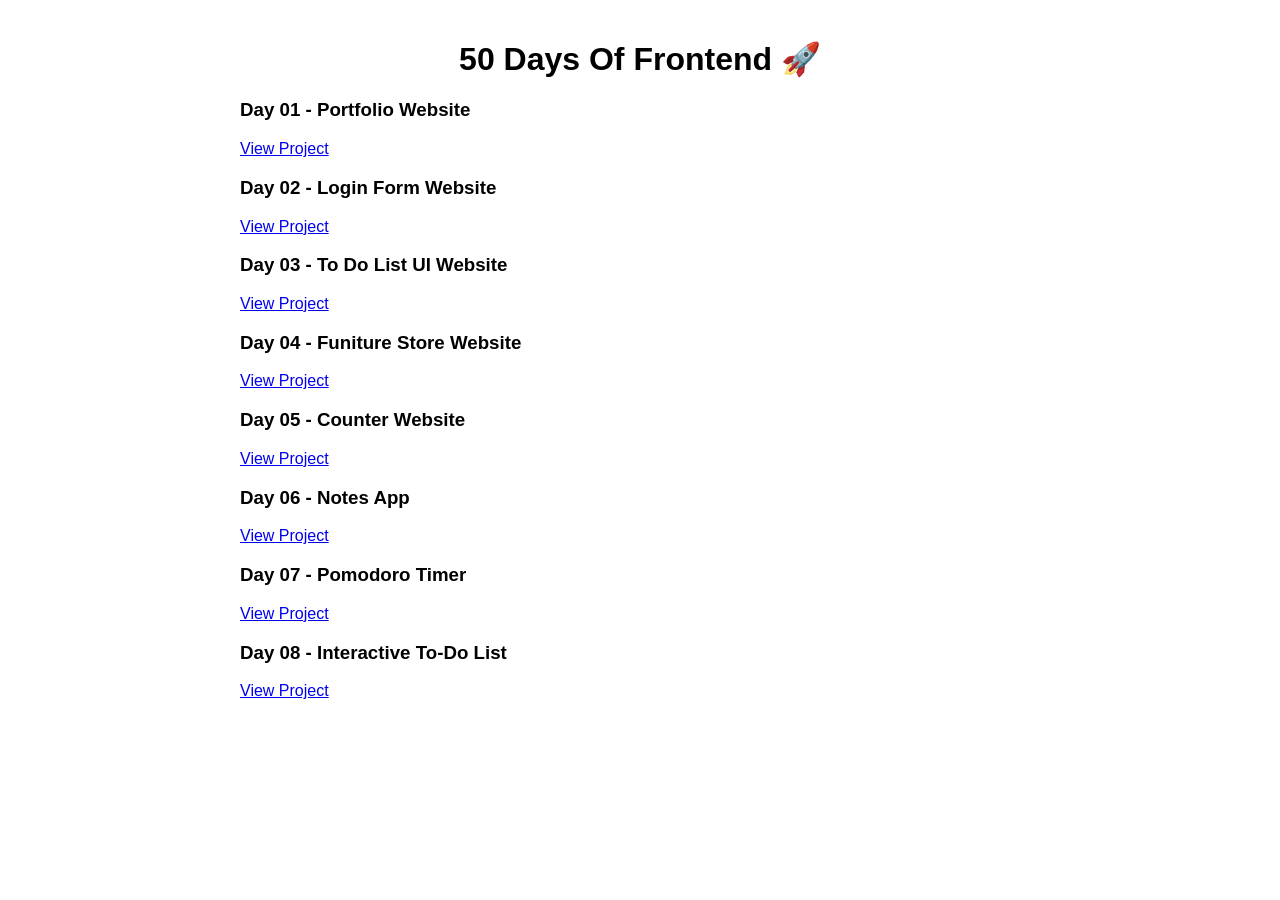
<file: 50 days of frontend/index.html>
<html>
  <head>
    <meta charset="UTF-8" />
    <meta name="viewport" content="width=device-width, initial-scale=1.0" />
    <title>50 Days Of Frontend</title>
    <link rel="stylesheet" href="style.css" />
  </head>
  <body>
    <h1>50 Days Of Frontend 🚀</h1>

    <div class="projects">
      <h3>Day 01 - Portfolio Website</h3>
      <a href="portfolio/profile.html">View Project</a>

      <h3>Day 02 - Login Form Website</h3>
      <a href="loginform/login.html">View Project</a>

      <h3>Day 03 - To Do List UI Website</h3>
      <a href="to-do-list UI/todo.html">View Project</a>

      <h3>Day 04 - Funiture Store Website</h3>
      <a href="Furniture Store UI/store.html">View Project</a>

      <h3>Day 05 - Counter Website</h3>
      <a href="counter-app/counter.html">View Project</a>

      <h3>Day 06 - Notes App</h3>
      <a href="note/note.html">View Project</a>

      <h3>Day 07 - Pomodoro Timer</h3>
      <a href="pomodorotimer/pomo.html">View Project</a>

      <h3>Day 08 - Interactive To-Do List</h3>
      <a href="interactive to do list/to-to-list.html">View Project</a>
    </div>
  </body>
</html>
</file>
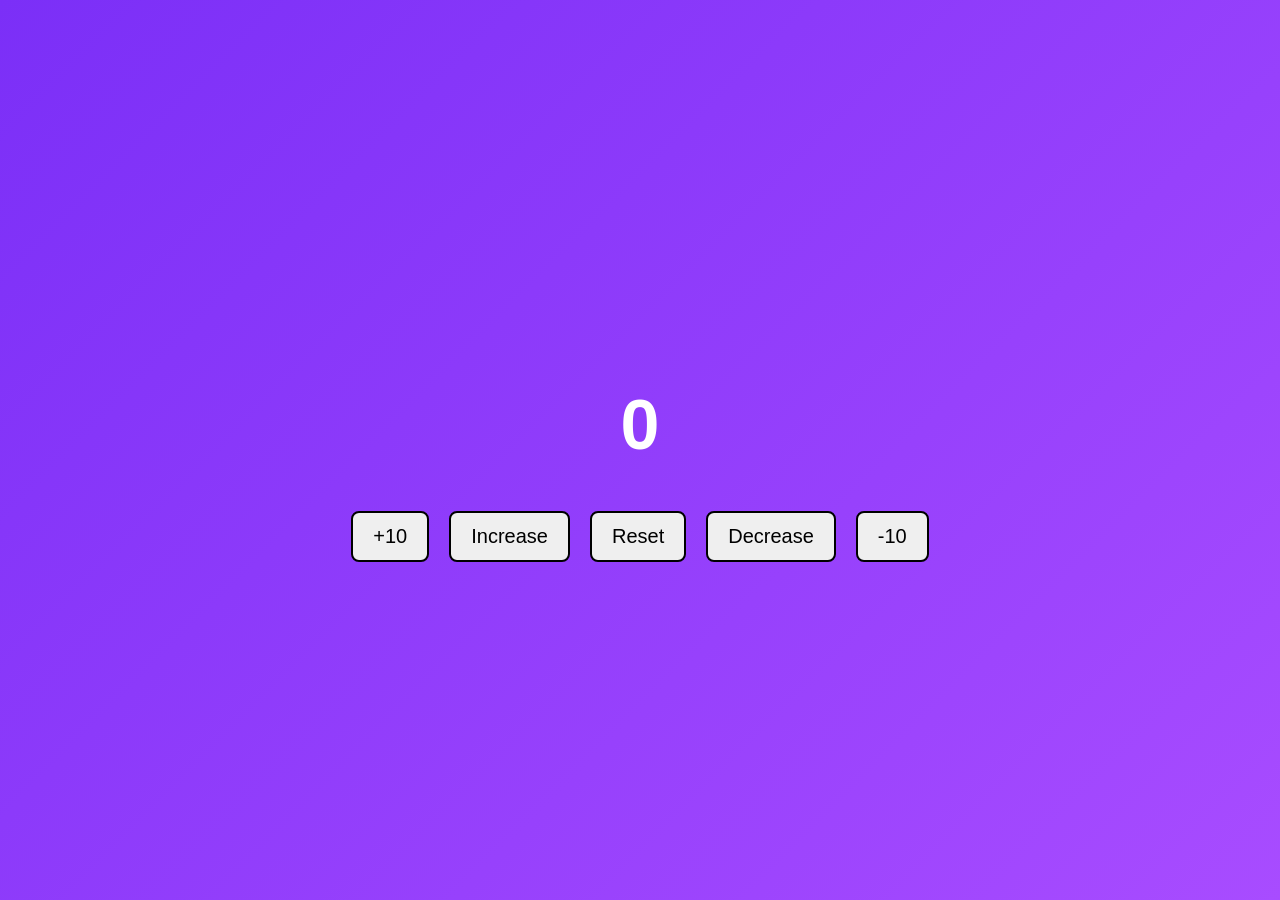
<file: 50 days of frontend/counter-app/counter.html>
<html>
  <head>
    <meta charset="UTF-8" />
    <meta name="viewport" content="width=device-width, initial-scale=1.0" />
    <title>Counter app</title>
    <link rel="stylesheet" href="style.css" />
  </head>
  <body>
    <div class="container">
      <h1 id="count">0</h1>

      <div class="buttons">
        <button id="plusTen">+10</button>
        <button id="increase">Increase</button>
        <button id="reset">Reset</button>
        <button id="decrease">Decrease</button>
        <button id="minusTen">-10</button>
      </div>
    </div>
    <script src="script.js"></script>
  </body>
</html>
</file>
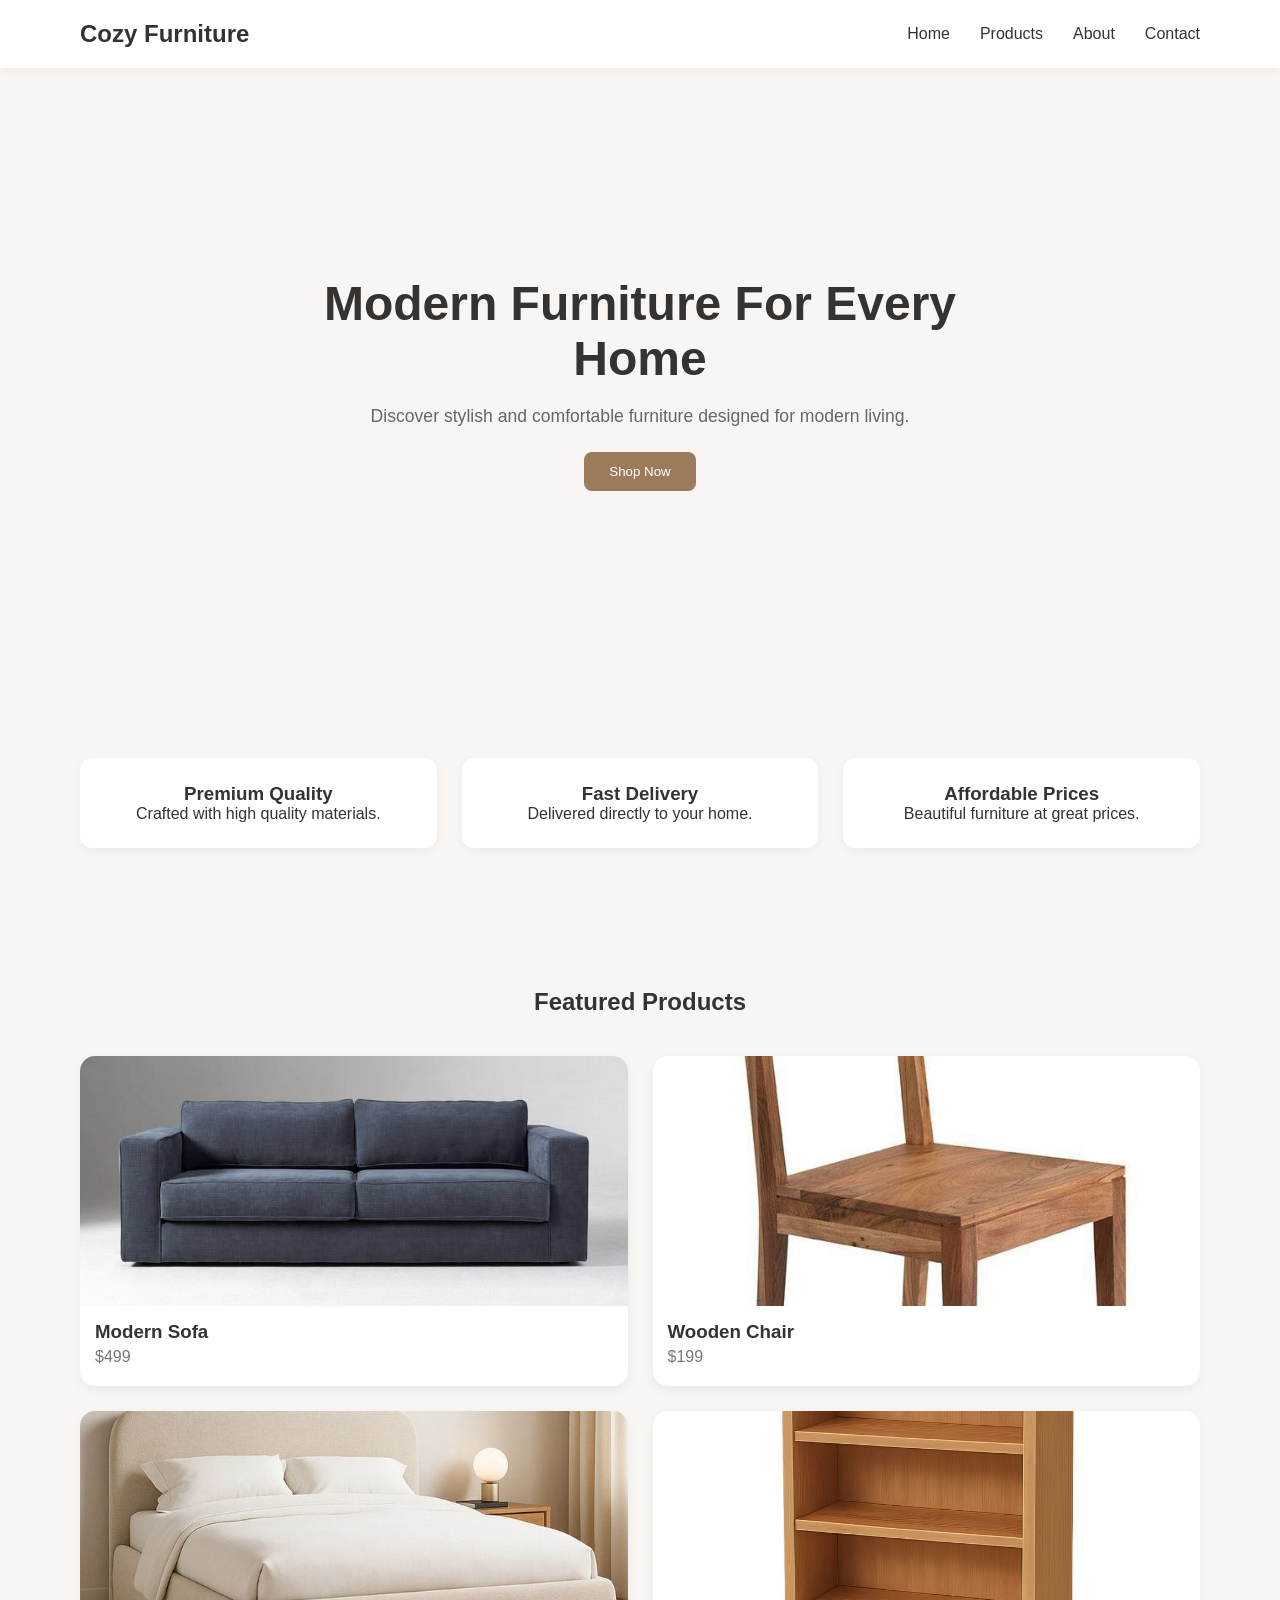
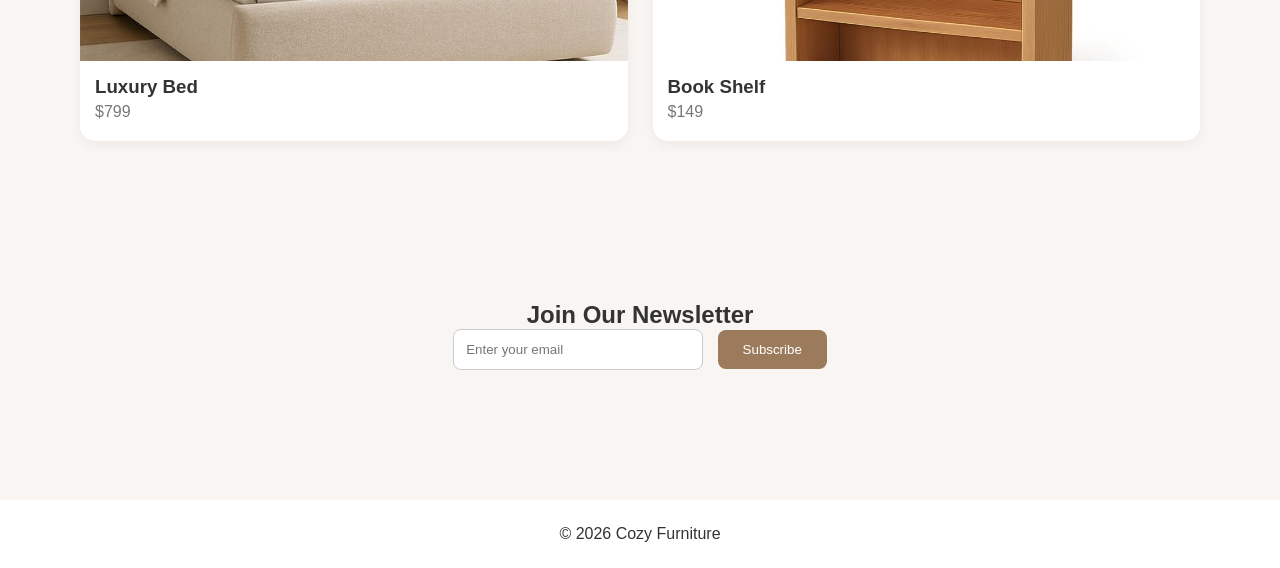
<file: 50 days of frontend/Furniture Store UI/store.html>
<html>
  <head>
    <meta charset="UTF-8" />
    <meta name="viewport" content="width=device-width, initial-scale=1.0" />
    <title>Funiture Stire</title>
    <link rel="stylesheet" href="style.css" />
  </head>
  <body>
    <header>
      <h2>Cozy Furniture</h2>

      <nav>
        <a href="#">Home</a>
        <a href="#">Products</a>
        <a href="#">About</a>
        <a href="#">Contact</a>
      </nav>
    </header>

    <section class="hero">
      <div class="hero-content">
        <h1>Modern Furniture For Every Home</h1>

        <p>
          Discover stylish and comfortable furniture designed for modern living.
        </p>

        <button>Shop Now</button>
      </div>
    </section>

    <section class="features">
      <div class="feature">
        <h3>Premium Quality</h3>
        <p>Crafted with high quality materials.</p>
      </div>

      <div class="feature">
        <h3>Fast Delivery</h3>
        <p>Delivered directly to your home.</p>
      </div>

      <div class="feature">
        <h3>Affordable Prices</h3>
        <p>Beautiful furniture at great prices.</p>
      </div>
    </section>

    <section class="products">
      <h2>Featured Products</h2>

      <div class="product-grid">
        <div class="product-card">
          <img src="../images/sofa.jpg" alt="Sofa" />
          <h3>Modern Sofa</h3>
          <p>$499</p>
        </div>

        <div class="product-card">
          <img src="../images/chair.jpg" alt="Chair" />
          <h3>Wooden Chair</h3>
          <p>$199</p>
        </div>

        <div class="product-card">
          <img src="../images/bed.jpg" alt="Bed" />
          <h3>Luxury Bed</h3>
          <p>$799</p>
        </div>

        <div class="product-card">
          <img src="../images/shelf.jpg" alt="Shelf" />
          <h3>Book Shelf</h3>
          <p>$149</p>
        </div>
        </div>
      </div>
    </section>

    <section class="newsletter">
      <h2>Join Our Newsletter</h2>

      <input type="email" placeholder="Enter your email" />

      <button>Subscribe</button>
    </section>

    <footer>
      <p>© 2026 Cozy Furniture</p>
    </footer>
  </body>
</html>
</file>
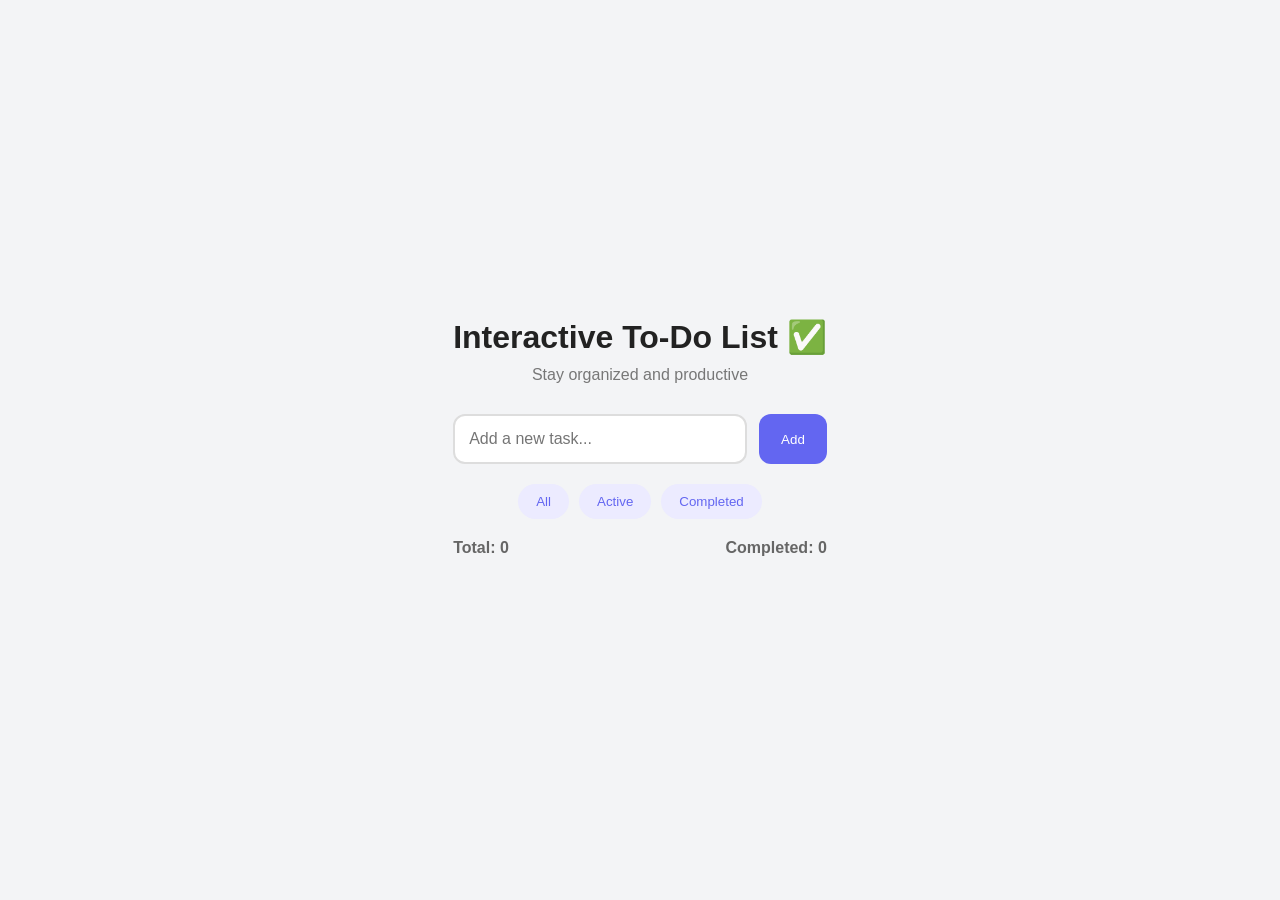
<file: 50 days of frontend/interactive to do list/to-to-list.html>
<html>
  <head>
    <meta charset="UTF-8" />
    <meta name="viewport" content="width=device-width, initial-scale=1.0" />
    <title>Interactive TO DO List</title>
    <link rel="stylesheet" href="style.css" />
  </head>
  <body>
    <div class="container">
      <h1>Interactive To-Do List ✅</h1>
      <p class="subtitle">Stay organized and productive</p>

      <div class="input-area">
        <input type="text" id="taskInput" placeholder="Add a new task..." />
        <button id="addBtn">Add</button>
      </div>

      <div class="filters">
        <button id="allBtn">All</button>
        <button id="activeBtn">Active</button>
        <button id="completedBtn">Completed</button>
      </div>

      <div class="stats">
        <span>Total: <span id="total">0</span></span>
        <span>Completed: <span id="completed">0</span></span>
      </div>

      <div class="tasks"></div>
    </div>
    <script src="script.js"></script>
  </body>
</html>
</file>
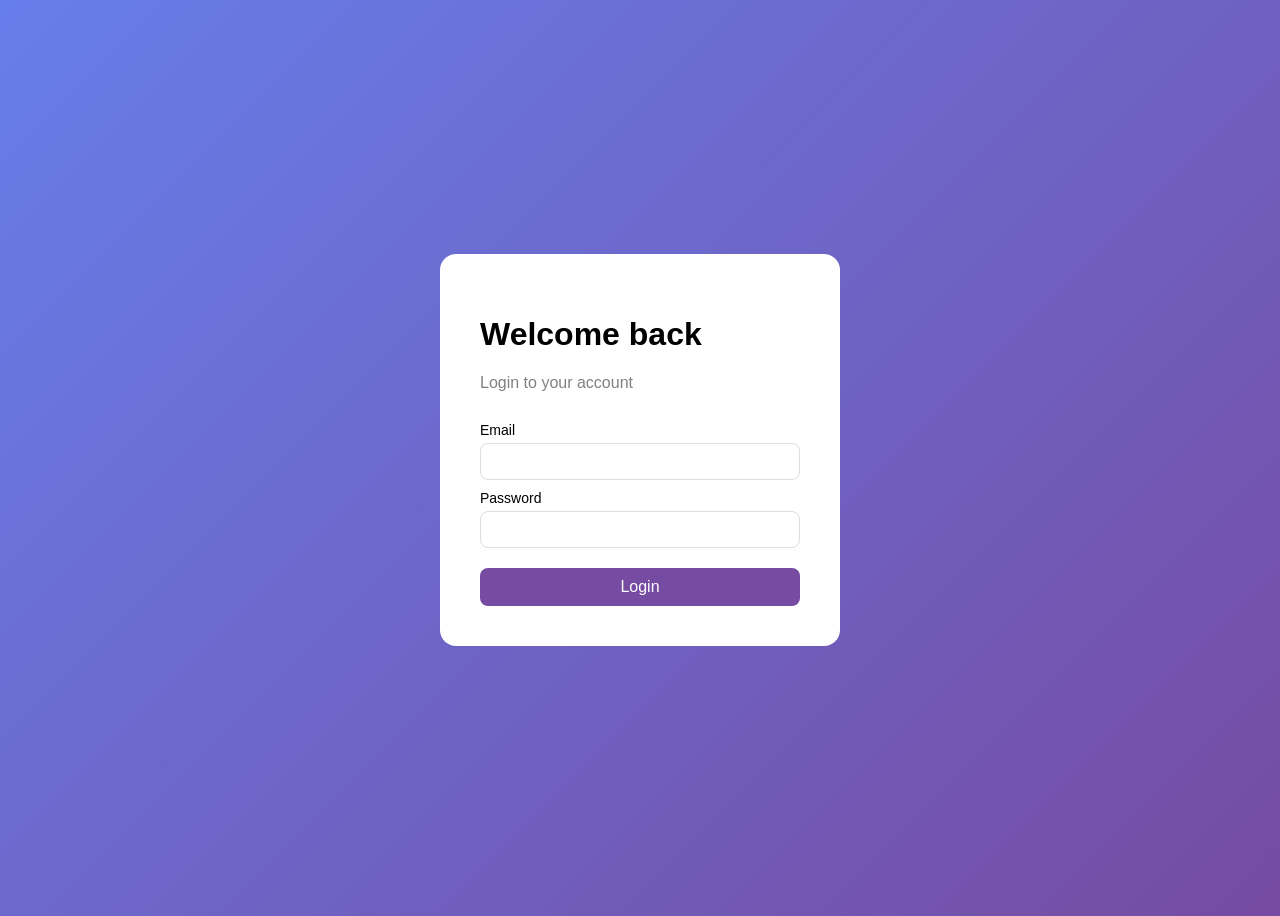
<file: 50 days of frontend/loginform/login.html>
<html>
  <head>
    <meta charset="UTF-8" />
    <meta name="viewport" content="width=device-width, initial-scale=1.0" />
    <title>Login Form</title>
    <link rel="stylesheet" href="style.css" />
  </head>
  <body>
    <div class="container">
      <form class="login-form">
        <h1>Welcome back</h1>
        <p>Login to your account</p>

        <label>Email</label>
        <input type="email" />

        <label>Password</label>
        <input type="password" />

        <button>Login</button>
        <!-- by default  it's Submit type-->
      </form>
    </div>
  </body>
</html>
</file>
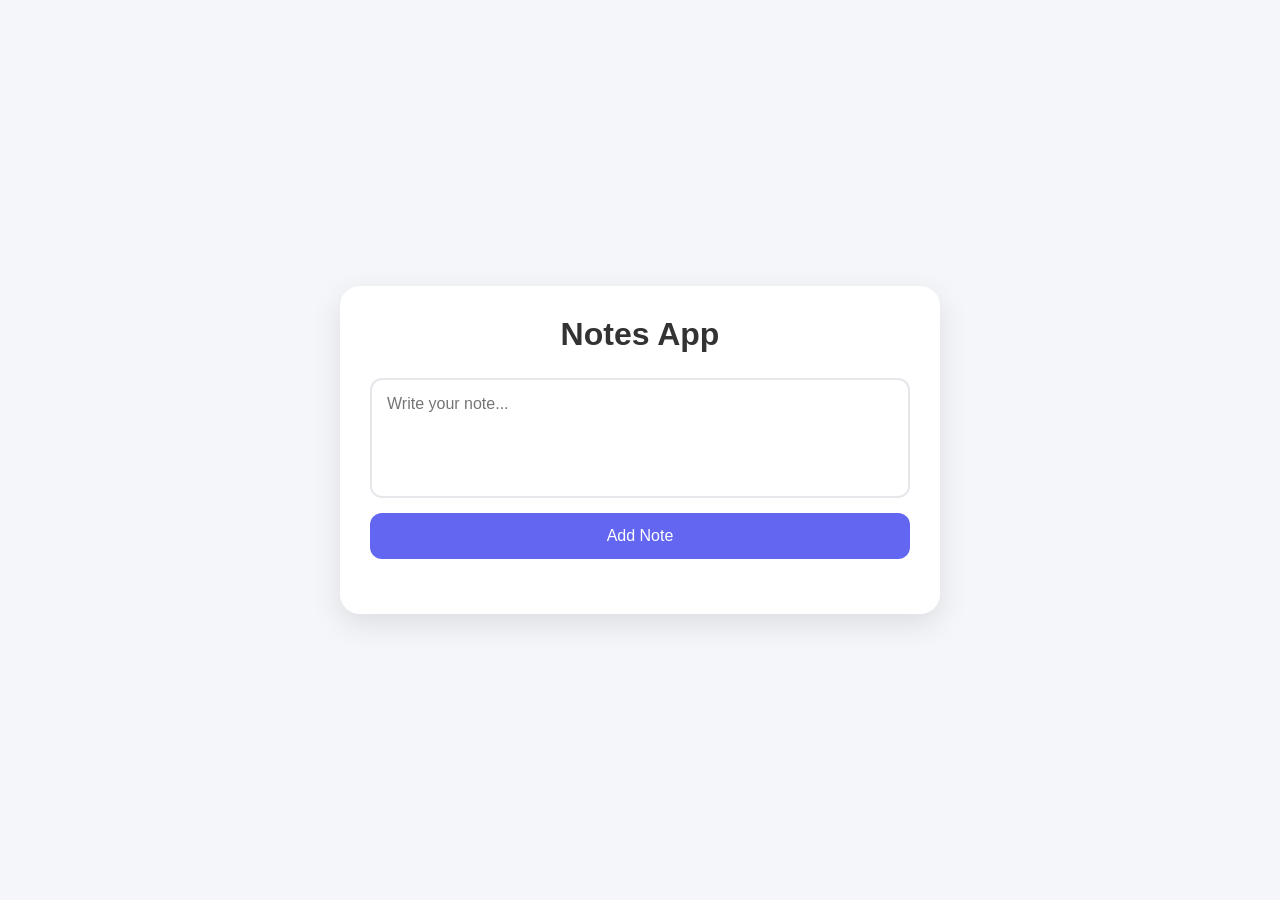
<file: 50 days of frontend/note/note.html>
<html>
  <head>
    <meta charset="UTF-8" />
    <meta name="viewport" content="width=device-width, initial-scale=1.0" />
    <link rel="stylesheet" href="style.css">
    <title>Notes App</title>
  </head>
  <body>
    <div class="container">
       <h1>Notes App</h1>

  <div class="input-area">
    <textarea placeholder="Write your note..."></textarea>
    <button>Add Note</button>
  </div>

  <div class="notes">
    </div>
    <script src="script.js"></script>
  </body>
</html>
</file>
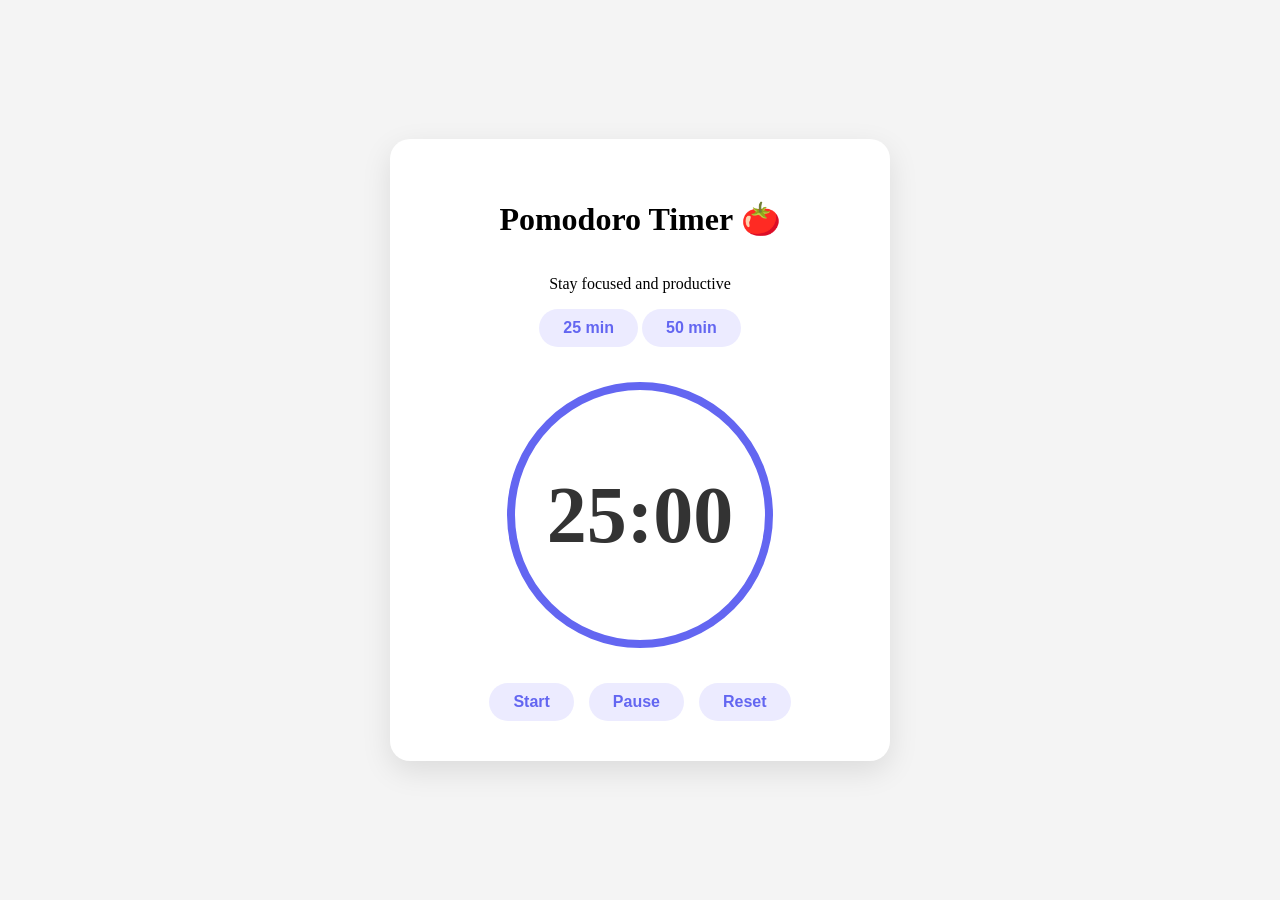
<file: 50 days of frontend/pomodorotimer/pomo.html>
<html>
  <head>
    <meta charset="UTF-8" />
    <meta name="viewport" content="width=device-width, initial-scale=1.0" />
    <title>Pomodoro Timer</title>
    <link rel="stylesheet" href="style.css" />
  </head>
  <body>
    <div class="container">
      <h1>Pomodoro Timer 🍅</h1>
      <p class="subtitle">Stay focused and productive</p>

      <div class="time-option">
        <button id="btn25">25 min</button>
        <button id="btn50">50 min</button>
      </div>

      <div class="timer">
        <h2 id="timer">25:00</h2>
      </div>

      <div class="controls">
        <button id="start">Start</button>
        <button id="pause">Pause</button>
        <button id="reset">Reset</button>
      </div>
    </div>
    <script src="script.js"></script>
  </body>
</html>
</file>
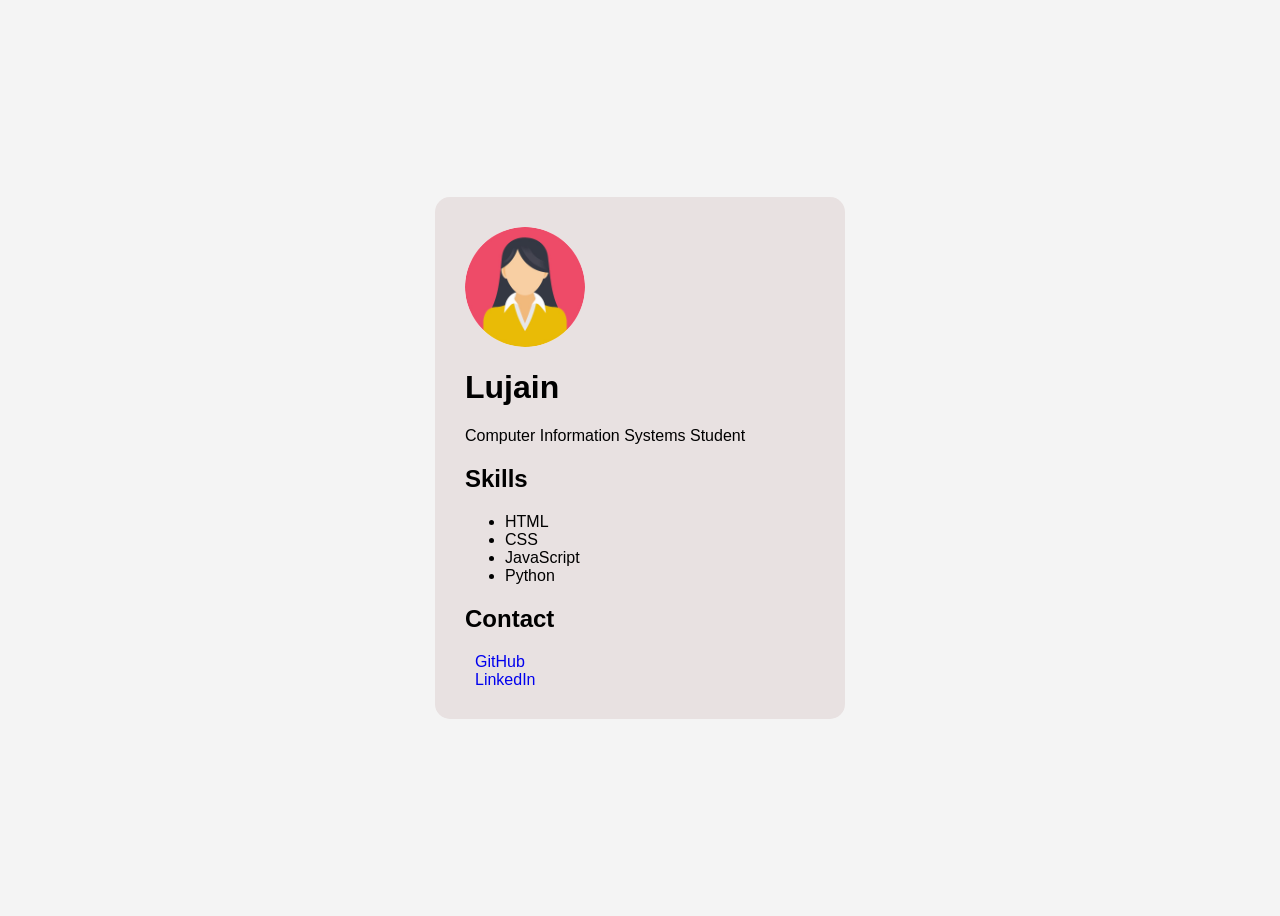
<file: 50 days of frontend/portfolio/profile.html>
<html>
  <head>
    <meta charset="UTF-8" />
    <meta name="viewport" content="width=device-width, initial-scale=1.0" />
    <title>Lujain Portfolio</title>
    <link rel="stylesheet" href="stylesheet.css" />
  </head>
  <body>
    <div class="container">
      <img src="../images/profile.jpg" alt="profile picture" />
      <h1>Lujain</h1>

      <p>Computer Information Systems Student</p>

      <h2>Skills</h2>
      <ul>
        <li>HTML</li>
        <li>CSS</li>
        <li>JavaScript</li>
        <li>Python</li>
      </ul>

      <h2>Contact</h2>
      <a href="https://github.com/lujainwmomani-maker">GitHub</a>
      <br />
      <a
        href="https://www.linkedin.com/in/lujain-almomani-149a02316?utm_source=share_via&utm_content=profile&utm_medium=member_android"
        >LinkedIn</a
      >
    </div>
  </body>
</html>
</file>
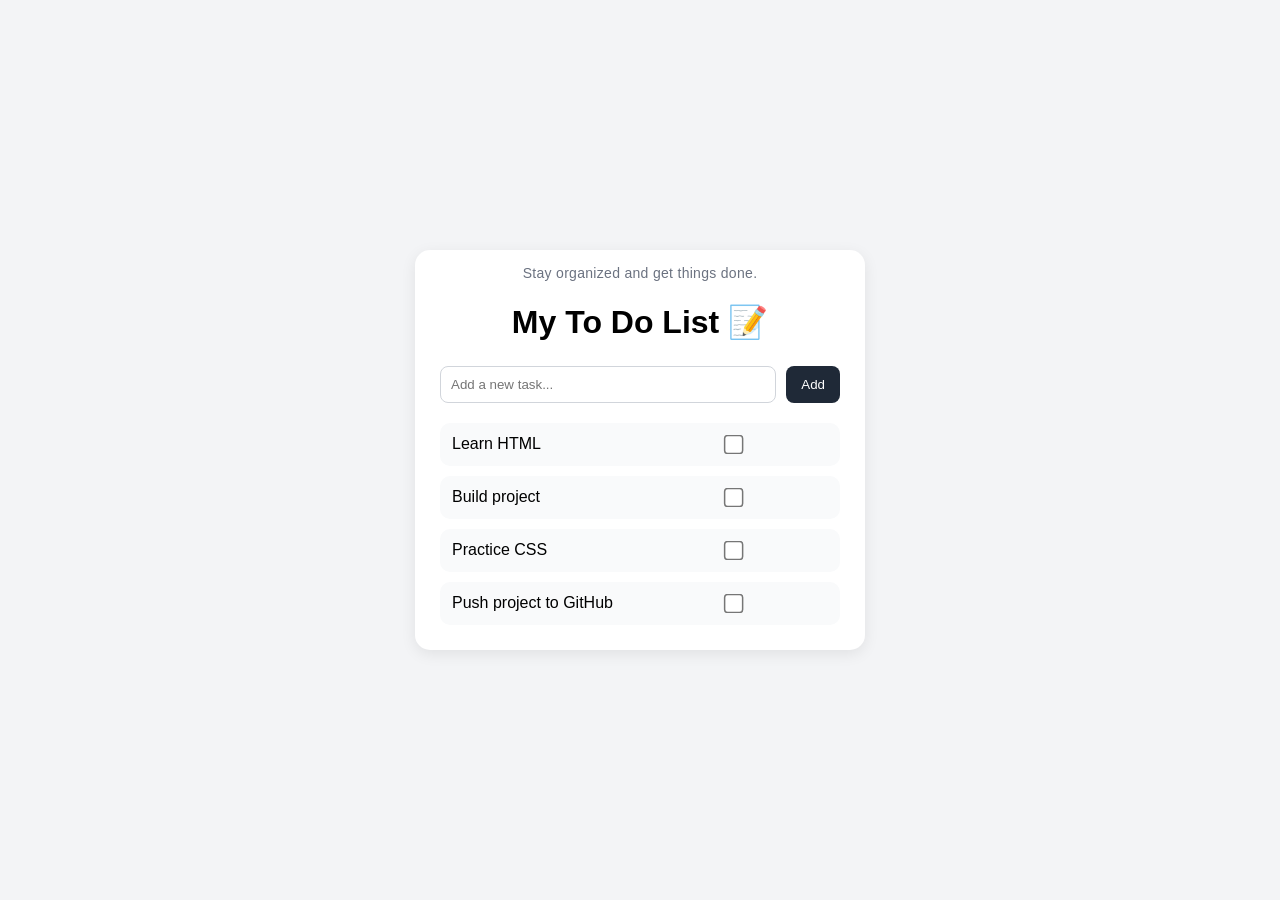
<file: 50 days of frontend/to-do-list UI/login.html>
<html>
  <head>
    <meta charset="UTF-8" />
    <meta name="viewport" content="width=device-width, initial-scale=1.0" />
    <title>To Do List UI</title>
    <link rel="stylesheet" href="style.css" />
  </head>
  <body>
    <div class="container">
      <p class="subtitle">Stay organized and get things done.</p>

      <h1>My To Do List 📝</h1>

      <div class="input-area">
        <input type="text" placeholder="Add a new task..." />
        <button>Add</button>
      </div>

      <div class="tasks">
        <div class="task">
          <span>Learn HTML</span>
          <input type="checkbox" />
        </div>

        <div class="task">
          <span>Build project</span>
          <input type="checkbox" />
        </div>

        <div class="task">
          <span>Practice CSS</span>
          <input type="checkbox" />
        </div>

        <div class="task">
          <span> Push project to GitHub </span>
          <input type="checkbox" />
        </div>
      </div>
    </div>
  </body>
</html>
</file>
<file: 50 days of frontend/style.css>
body {
  font-family: sans-serif;
  background-color: white;
  margin: 0;
  padding: 40px;
}

h1 {
  text-align: center;
}

.projects {
  max-width: 800px;
  margin: auto;
}
</file>
<file: 50 days of frontend/counter-app/style.css>
body {
  margin: 0;
  height: 100vh;

  display: flex;
  justify-content: center;
  align-items: center;

  background: linear-gradient(135deg, #7b2ff7, #a84cff);

  font-family: sans-serif;
}

.container {
  text-align: center;
}

h1 {
  color: white;
  font-size: 70px;
}

.buttons {
  display: flex;
  gap: 20px;
}

button {
  padding: 12px 20px;
  border-radius: 8px;
  border: 2px solid black;
  cursor: pointer;
  font-size: 20px;
}
</file>
<file: 50 days of frontend/Furniture Store UI/style.css>
* {
  margin: 0;
  padding: 0;
  box-sizing: border-box;
}

body {
  font-family: Arial, sans-serif;
  background-color: #f8f5f2;
  color: #333;
}

header {
  display: flex;
  justify-content: space-between;
  align-items: center;
  padding: 20px 80px;
  background-color: white;
  box-shadow: 0 2px 10px rgba(0, 0, 0, 0.05);
}

nav {
  display: flex;
  gap: 30px;
}

nav a {
  text-decoration: none;
  color: #333;
  font-weight: 500;
}

nav a:hover {
  color: #9c7b5d;
}

.hero {
  height: 70vh;

  display: flex;
  justify-content: center;
  align-items: center;
  text-align: center;
  padding: 20px;
}
.hero-content {
  max-width: 700px;
}

.hero h1 {
  font-size: 3rem;
  margin-bottom: 20px;
}

.hero p {
  font-size: 1.1rem;
  color: #666;
  margin-bottom: 25px;
}

button {
  border: none;
  padding: 12px 25px;
  border-radius: 8px;
  background-color: #9c7b5d;
  color: white;
  cursor: pointer;
  transition: 0.3s;
}

button:hover {
  background-color: #87674d;
}

.features {
  display: flex;
  justify-content: center;
  gap: 25px;
  padding: 60px 80px;
}

.feature {
  background-color: white;
  padding: 25px;
  border-radius: 12px;
  text-align: center;
  flex: 1;
  box-shadow: 0 3px 10px rgba(0, 0, 0, 0.05);
}

.products {
  padding: 80px;
}

.products h2 {
  text-align: center;
  margin-bottom: 40px;
}

.product-grid {
  display: grid;
  grid-template-columns: repeat(2, 1fr);
  gap: 25px;
}

.product-card {
  background-color: white;
  border-radius: 15px;
  overflow: hidden;
  box-shadow: 0 4px 12px rgba(0, 0, 0, 0.05);
  cursor: pointer;
  overflow: hidden;
  transition: 0.3s;
}

.product-card img {
  width: 100%;
  height: 250px;

  object-fit: cover;
  transition: 0.4s;
}

.product-card h3 {
  padding: 15px 15px 5px;
}

.product-card p {
  padding: 0 15px 20px;
  color: #777;
}

.product-card:hover {
  transform: translateY(-8px);
}

.product-card:hover img {
  transform: scale(1.1);
}

.newsletter {
  text-align: center;
  padding: 80px 20px;
}

.newsletter input {
  padding: 12px;
  width: 250px;
  border: 1px solid #ccc;
  border-radius: 8px;
  margin-right: 10px;
}

footer {
  text-align: center;
  padding: 25px;
  background-color: white;
  margin-top: 50px;
}
</file>
<file: 50 days of frontend/interactive to do list/style.css>
* {
  margin: 0;
  padding: 0;
  box-sizing: border-box;
  font-family: Arial, Helvetica, sans-serif;
}

body {
  min-height: 100vh;
  display: flex;
  justify-content: center;
  align-items: center;
  background: #f3f4f6;
  padding: 20px;
}

/* .container {
  width: 100%;
  max-width: 550px;
  background: white;
  padding: 35px;
  border-radius: 20px;
  box-shadow: 0 10px 30px rgba(0, 0, 0, 0.08);
} */

h1 {
  text-align: center;
  color: #222;
}

.subtitle {
  text-align: center;
  color: #777;
  margin: 10px 0 30px;
}

.input-area {
  display: flex;
  gap: 12px;
  margin-bottom: 20px;
}

.input-area input {
  flex: 1;
  padding: 14px;
  border: 2px solid #ddd;
  border-radius: 12px;
  outline: none;
  font-size: 16px;
  transition: 0.3s;
}

.input-area input:focus {
  border-color: #6366f1;
}

.input-area button {
  padding: 14px 22px;
  border: none;
  border-radius: 12px;
  background: #6366f1;
  color: white;
  cursor: pointer;
  transition: 0.3s;
}

.input-area button:hover {
  background: #4f46e5;
}

.filters {
  display: flex;
  justify-content: center;
  gap: 10px;
  margin-bottom: 20px;
}

.filters button {
  padding: 10px 18px;
  border: none;
  border-radius: 25px;
  background: #ecebff;
  color: #6366f1;
  cursor: pointer;
  transition: 0.3s;
}

.filters button:hover {
  background: #6366f1;
  color: white;
}

.stats {
  display: flex;
  justify-content: space-between;
  margin-bottom: 25px;
  color: #666;
  font-weight: bold;
}

.tasks {
  display: flex;
  flex-direction: column;
  gap: 15px;
}

.task {
  background: #fafafa;
  padding: 15px 18px;
  border-radius: 15px;

  display: flex;
  justify-content: space-between;
  align-items: center;

  box-shadow: 0 5px 12px rgba(0, 0, 0, 0.05);

  transition: 0.3s;
}

.task:hover {
  transform: translateY(-3px);
}

.task-text {
  font-size: 17px;
  color: #333;
}

.buttons {
  display: flex;
  gap: 8px;
}
.buttons button {
  width: 38px;
  height: 38px;

  border: none;
  border-radius: 10px;

  cursor: pointer;

  transition: 0.3s;
}

.complete {
  background: #22c55e;
  color: white;
}

.complete:hover {
  background: #16a34a;
}
.edit {
  background: #f59e0b;
  color: white;
}

.delete {
  background: #ef4444;
  color: white;
}

.completed {
  opacity: 0.7;
}

.completed .task-text {
  text-decoration: line-through;
  opacity: 0.6;
}

@media (max-width: 600px) {
  .input-area {
    flex-direction: column;
  }

  .stats {
    flex-direction: column;
    gap: 10px;
  }
}
</file>
<file: 50 days of frontend/loginform/style.css>
body {
  /* margin: 0; */
  font-family: sans-serif;
  background: linear-gradient(135deg, #667eea, #764ba2);

  display: flex;
  justify-content: center;
  align-items: center;

  height: 100vh;
}

.login-form {
  background: white;
  padding: 40px;
  border-radius: 16px;
  width: 320px;

  box-shadow: 0 10px 30px rgba(0, 0, 0, 0);

  display: flex;
  flex-direction: column;
}

.login-form h1 {
  margin-bottom: 5px;
}

.login-form p {
  margin-bottom: 20px;
  color: gray;
}

label {
  margin-top: 10px;
  margin-bottom: 5px;
  font-size: 14px;
}

input {
  padding: 10px;
  border: 1px solid #ddd;
  border-radius: 8px;
  outline: none;
}

input:focus {
  border-color: #764ba2;
}
button {
  margin-top: 20px;
  padding: 10px;
  border: none;
  border-radius: 8px;

  background: #764ba2;
  color: white;
  font-size: 16px;

  cursor: pointer;
}

button:hover {
  opacity: 0.9;
  transform: scale(1.02);
}

a {
  margin-top: 15px;
  text-align: center;
  font-size: 13px;
  color: #764ba2;
  text-decoration: none;
}
</file>
<file: 50 days of frontend/note/style.css>
* {
  margin: 0;
  padding: 0;
  box-sizing: border-box;
  font-family: sans-serif;
}

body {
  min-height: 100vh;
  background: #f4f6f9;
  display: flex;
  justify-content: center;
  align-items: center;
  padding: 20px;
}

.container {
  width: 100%;
  max-width: 600px;
  background: white;
  padding: 30px;
  border-radius: 20px;
  box-shadow: 0 10px 30px rgba(0, 0, 0, 0.1);
}

h1 {
  text-align: center;
  margin-bottom: 25px;
  color: #333;
}

.input-area {
  display: flex;
  flex-direction: column;
  gap: 15px;
}

textarea {
  width: 100%;
  height: 120px;
  padding: 15px;
  border: 2px solid #e5e7eb;
  border-radius: 12px;
  resize: none;
  font-size: 16px;
  outline: none;
  transition: 0.3s;
}

textarea:focus {
  border-color: #6366f1;
}

.input-area button {
  padding: 14px;
  border: none;
  border-radius: 12px;
  background: #6366f1;
  color: white;
  font-size: 16px;
  cursor: pointer;
  transition: 0.3s;
}

.input-area button:hover {
  background: #4f46e5;
}

.notes {
  margin-top: 25px;
  display: flex;
  flex-direction: column;
  gap: 15px;
}

.note {
  background: #f8fafc;
  border-left: 5px solid #6366f1;
  padding: 15px;
  border-radius: 12px;
  display: flex;
  justify-content: space-between;
  align-items: center;
  gap: 15px;
}

.note p {
  color: #333;
  line-height: 1.5;
  word-break: break-word;
}

.note button {
  border: none;
  background: #ef4444;
  color: white;
  padding: 8px 14px;
  border-radius: 8px;
  cursor: pointer;
  transition: 0.3s;
}

.note button:hover {
  background: #dc2626;
}
</file>
<file: 50 days of frontend/pomodorotimer/style.css>
body {
  margin: 0;
  min-height: 100vh;

  display: flex;
  justify-content: center;

  align-items: center;

  background-color: #f4f4f4;
}

.container {
  width: 420px;
  background: white;
  padding: 40px;
  border-radius: 20px;
  box-shadow: 0 10px 30px rgba(0, 0, 0, 0.1);

  display: flex;
  flex-direction: column;
  align-items: center;
}

.item-option {
  display: flex;
  gap: 15px;
}

#timer {
  font-size: 80px;
  font-weight: bold;
  color: #333;
}

.controls {
  display: flex;
  gap: 15px;
}

.timer {
  width: 250px;
  height: 250px;

  border: 8px solid #6366f1;

  border-radius: 50%;

  display: flex;
  justify-content: center;
  align-items: center;

  margin: 35px 0;
}

.time-option button {
  padding: 10px 24px;
  border: none;
  border-radius: 30px;
  background-color: #ecebff;
  color: #6366f1;
  font-size: 16px;
  font-weight: 600;
  cursor: pointer;
  transition: 0.3s;
}

.time-option button:hover {
  background-color: #6366f1;
  color: white;
}

.controls button {
  padding: 10px 24px;
  border: none;
  border-radius: 30px;
  background-color: #ecebff;
  color: #6366f1;
  font-size: 16px;
  font-weight: 600;
  cursor: pointer;
  transition: 0.3s;
}

/* .controls button:hover {
  background-color: #6366f1;
  color: white;
} */

.controls button:hover {
  background-color: #6366f1;
  color: white;
  transform: translateY(-3px);
  box-shadow: 0 8px 20px rgba(0, 0, 0, 0.15);
}
</file>
<file: 50 days of frontend/portfolio/stylesheet.css>
body {
  font-family: sans-serif;
  background-color: #f4f4f4;

  display: flex;
  justify-content: center;
  align-items: center;

  height: 100vh;
}

.container {
  background: rgb(232, 225, 225);
  padding: 30px;
  border-radius: 15px;
  width: 350px;
}

img {
  width: 120px;
  border-radius: 50%;
}

a {
  text-decoration: none;
  margin: 10px;
}
</file>
<file: 50 days of frontend/to-do-list UI/style.css>
body {
  margin: 0;
  font-family: sans-serif;
  background-color: #f3f4f6;

  display: flex;
  justify-content: center;
  align-items: center;

  height: 100vh;
}

.container {
  width: 400px;
  background-color: white;
  padding: 25px;
  border-radius: 15px;
  box-shadow: 0 4px 15px rgba(0, 0, 0, 0.08);
}
.task span {
  flex: 1;
}

.subtitle {
  text-align: center;
  margin-top: -10px;
  margin-bottom: 20px;

  color: #6b7280;
  font-size: 14px;
  letter-spacing: 0.3px;
}

h1 {
  text-align: center;
  margin-bottom: 25px;
}

.input-area {
  display: flex;
  gap: 10px;
  margin-bottom: 20px;
}

input {
  flex: 1;
  padding: 10px;
  border: 1px solid #d1d5db;
  border-radius: 8px;
  outline: none;
}

button {
  padding: 10px 15px;
  border: none;
  border-radius: 8px;
  background: #1f2937;
  color: white;
  cursor: pointer;
}

button:hover {
  background-color: #111827;
}

.tasks {
  display: flex;
  flex-direction: column;
  gap: 10px;
}

.task {
  display: flex;
  justify-content: space-between;
  align-items: center;
  padding: 12px;
  background-color: #f9fafb;
  border-radius: 10px;
}

.task input[type="checkbox"] {
  transform: scale(1.5);
  cursor: pointer;
}

.task:has(input:checked) span {
  text-decoration: line-through;
  color: #9ca3af;
}

.task:hover {
  background-color: #f1f5f9;
}
</file>
